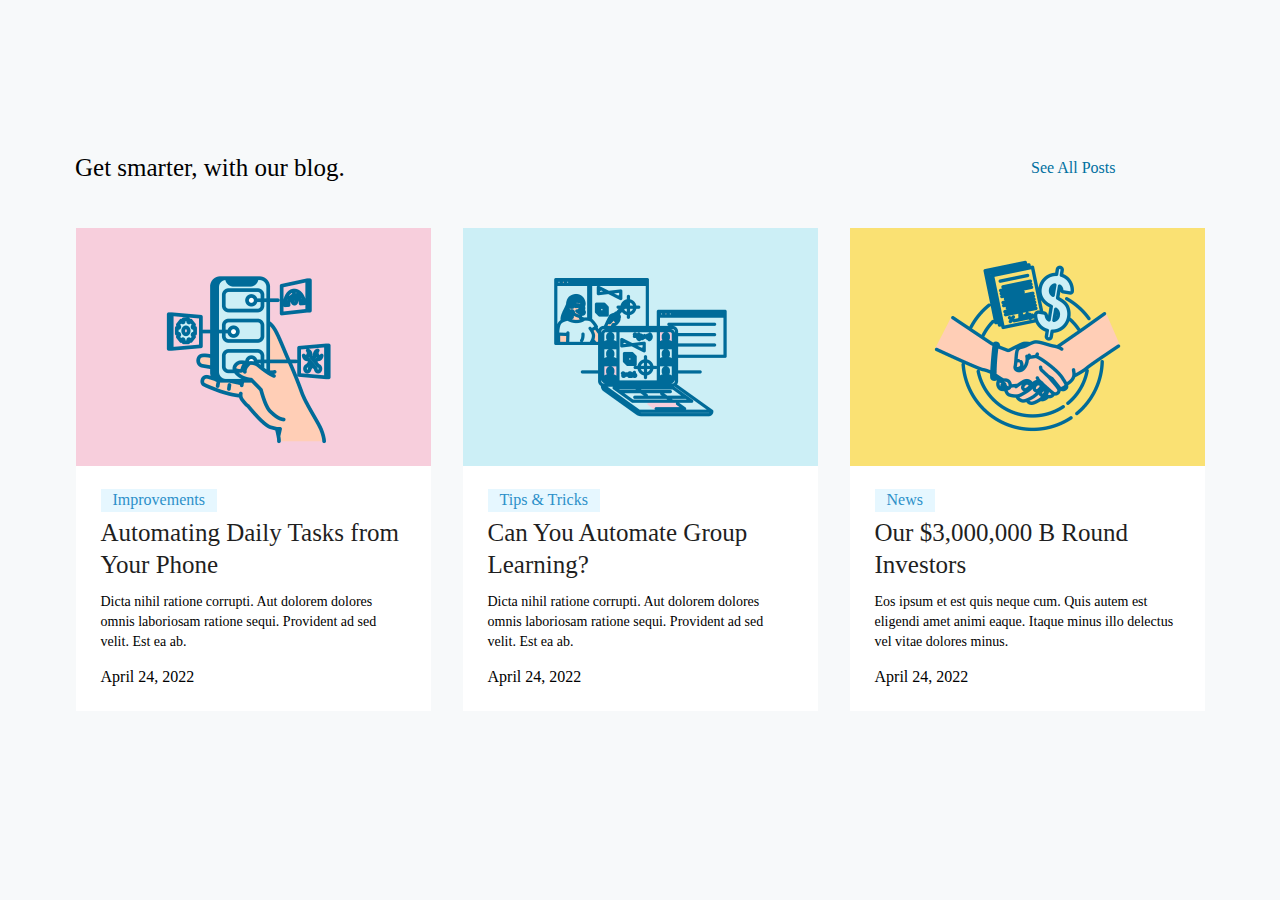
<file: lesson-3/index.html>
<!DOCTYPE html>
<html lang="en">
<head>
    <meta charset="UTF-8">
    <title>Title</title>
    <link href="style.css" rel="stylesheet" type="text/css">
</head>
<body>
<section class="container">
    <div class="container-card">
        <div class="card-header">
            <h1 class="card-title">Get smarter, with our blog.</h1>
            <a class="link-header" href="#">See All Posts</a>
        </div>
        <div class="cards">
            <div class="card-content">
                <img src="image/IMAGE.webp" class="box__img" alt="box img">
                <div class="card-text">
                    <a class="link-content-text" href="#">Improvements</a>
                    <h2 class="card-text__title">Automating Daily Tasks from Your Phone</h2>
                    <p class="card-text__text">Dicta nihil ratione corrupti. Aut dolorem dolores omnis laboriosam
                        ratione sequi. Provident ad sed velit. Est ea ab.</p>
                    <time datetime="2022-04-24">April 24, 2022</time>
                </div>
            </div>
            <div class="card-content">
                <img src="image/IMAGE-1.webp" class="box__img" alt="box img">
                <div class="card-text">
                    <a class="link-content-text" href="#">Tips & Tricks</a>
                    <h2 class="card-text__title">Can You Automate Group Learning?</h2>
                    <p class="card-text__text">Dicta nihil ratione corrupti. Aut dolorem dolores omnis laboriosam
                        ratione sequi. Provident ad sed velit. Est ea ab.</p>
                    <time datetime="2022-04-24">April 24, 2022</time>
                </div>
            </div>
            <div class="card-content">
                <img src="image/IMAGE-2.webp" class="box__img" alt="box img">
                <div class="card-text">
                    <a class="link-content-text" href="#">News</a>
                    <h2 class="card-text__title">Our $3,000,000 B Round Investors</h2>
                    <p class="card-text__text">Eos ipsum et est quis neque cum. Quis autem est eligendi amet animi
                        eaque. Itaque minus illo delectus vel vitae dolores minus.</p>
                    <time datetime="2022-04-24">April 24, 2022</time>
                </div>
            </div>
        </div>
    </div>
</section>
</body>
</html>
</file>
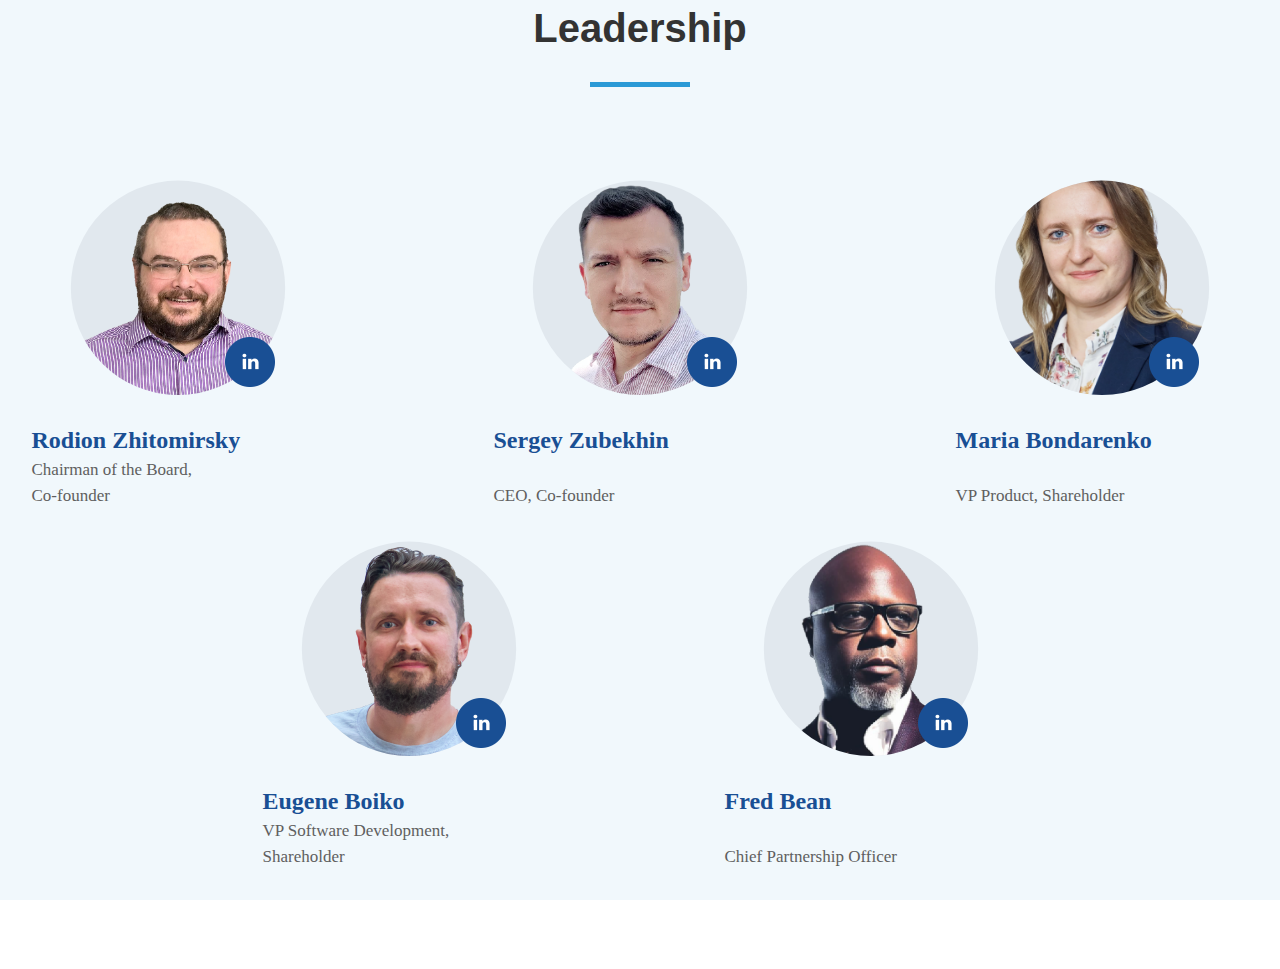
<file: lesson-4/index.html>
<!DOCTYPE html>
<html lang="en">
<head>
    <meta charset="UTF-8">
    <title>Title</title>
    <link href="style.css" rel="stylesheet" type="text/css">
</head>
<body>
<section class="container">
    <div class="header">
        <h1 class="container-title">Leadership</h1>
        <hr class="container-hr">
    </div>
    <div class="container-cards">
        <div class="card-top">
            <ul class="card">
                <li class="card__item-top">
                    <img src="img/Group%20134116.png" class="card__image">
                    <div style="background-image: url('./img/1.1.webp');" class="card__item-profile"></div>
                    <p class="card__name">Rodion Zhitomirsky</p>
                    <span class="card__status">Chairman of the Board, </br>Co-founder</span>
                </li>
                <li class="card__item-top">
                    <img src="img/Group%20134116.png" class="card__image">
                    <div style="background-image: url('./img/11.2.webp');" class="card__item-profile"></div>
                    <p class="card__name">Sergey Zubekhin</p>
                    <span class="card__status">CEO, Co-founder</span>
                </li>
                <li class="card__item-top">
                    <img src="img/Group%20134116.png" class="card__image">
                    <div style="background-image: url('./img/11.3.webp');" class="card__item-profile"></div>
                    <p class="card__name">Maria Bondarenko</p>
                    <span class="card__status">VP Product, Shareholder</span>
                </li>
            </ul>
        </div>
        <div class="card-bottom">
            <ul class="card">
                <li class="card__item-top">
                    <img src="img/Group%20134116.png" class="card__image">
                    <div  style="background-image: url('./img/11.4.webp')" class="card__item-profile"></div>
                    <p class="card__name">Eugene Boiko</p>
                    <span class="card__status">VP Software Development, Shareholder</span>
                </li>
                <li class="card__item-top">
                    <img src="img/Group%20134116.png" class="card__image">
                    <div style="background-image: url('./img/11.5.webp');" class="card__item-profile"></div>
                    <p class="card__name">Fred Bean</p>
                    <span class="card__status">Chief Partnership Officer</span>
                </li>
            </ul>
        </div>
    </div>
</section>
</body>
</html>
</file>
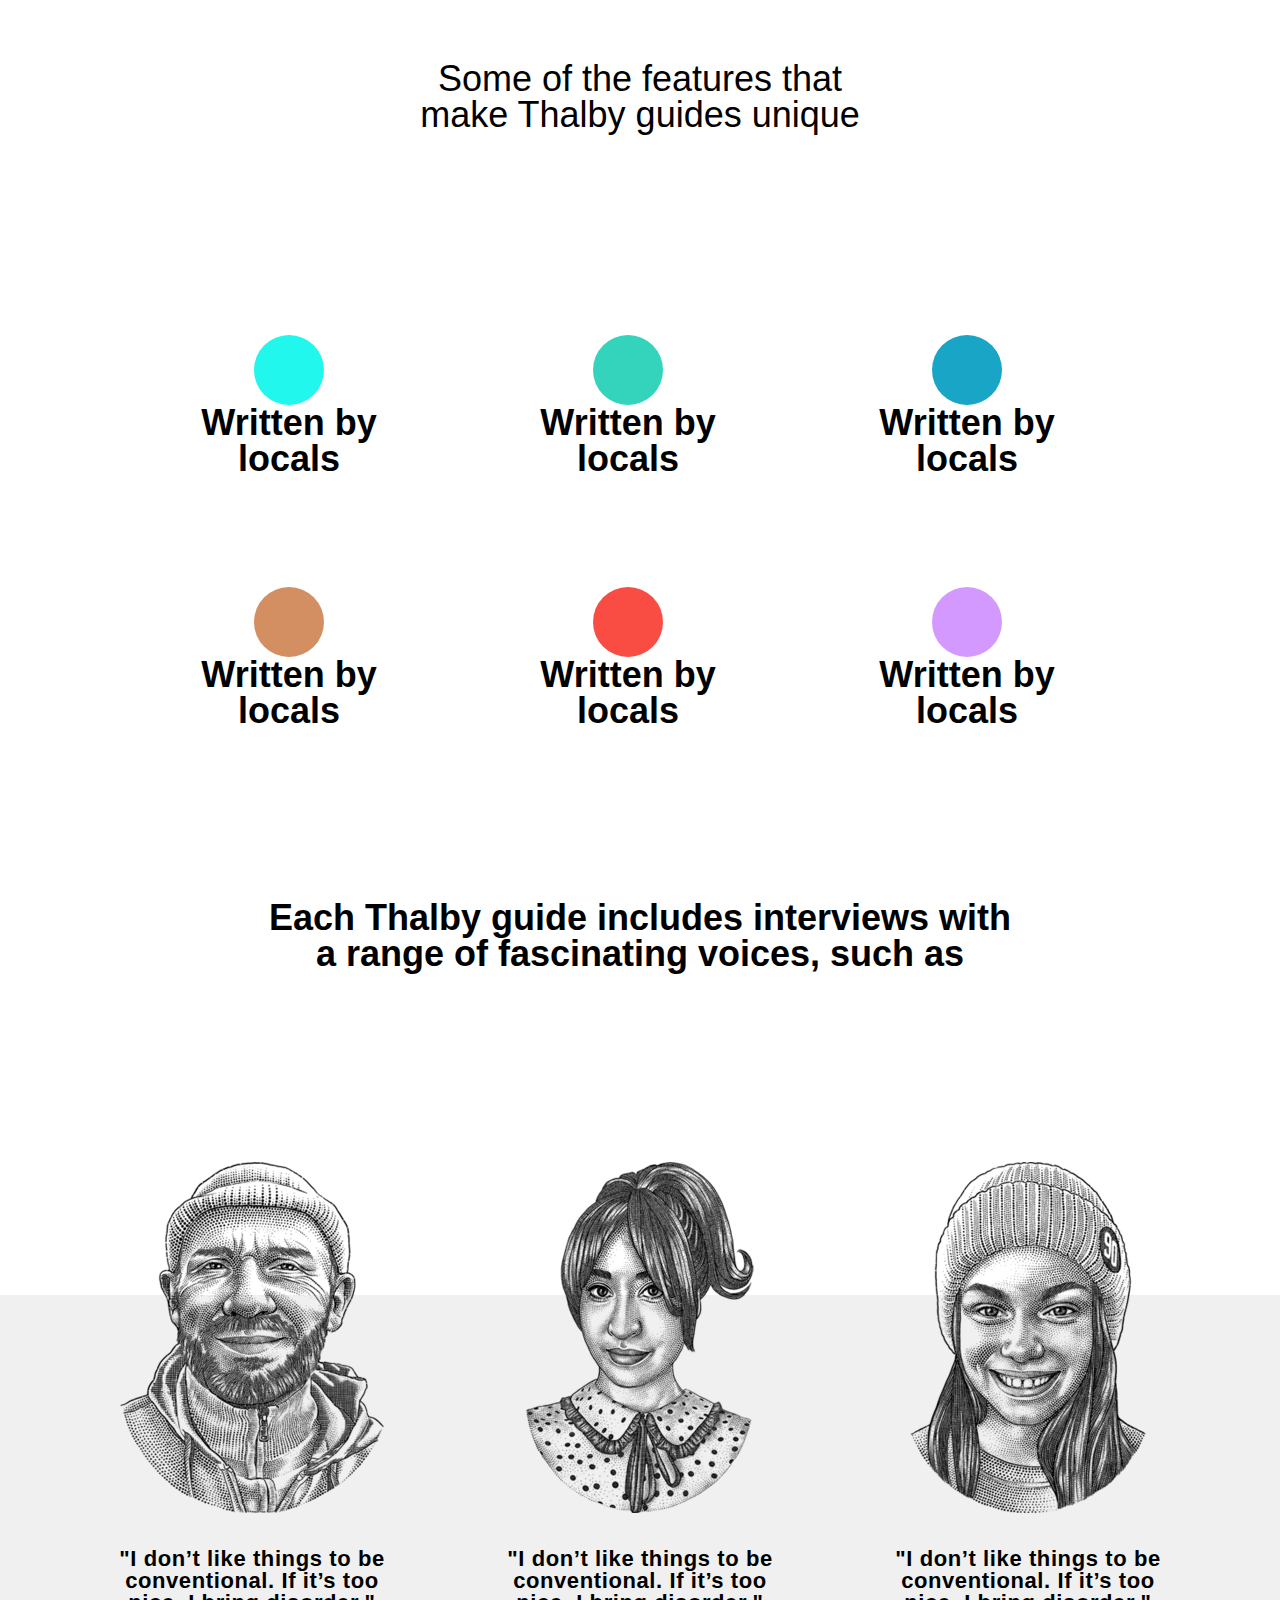
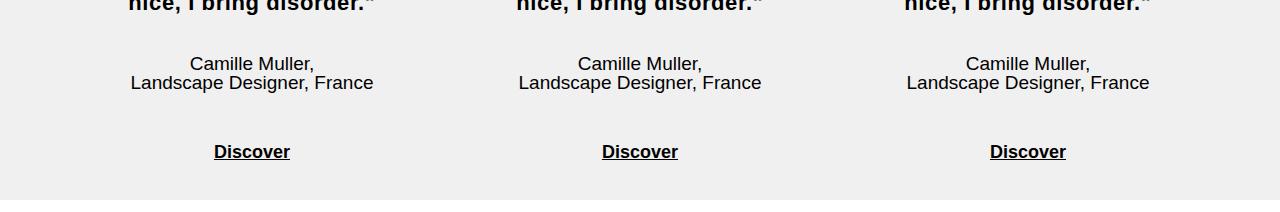
<file: lesson-5/index.html>
<!DOCTYPE html>
<html lang="en">
<head>
    <meta charset="UTF-8">
    <title>Title</title>
    <link href="style.css" rel="stylesheet" type="text/css">
</head>
<body>
<section class="container">
    <h1 class="container-title">Some of the features that <br>make Thalby guides unique</h1>
    <div class="container-indicators">
        <div class="indicator-top">
        <div class="circle-indicator">
            <div style="background: rgb(33, 247, 236);" class="circle"></div>
            <span class="circle-text">Written by <br>locals</span>
        </div>
        <div class="circle-indicator">
            <div style="background: rgb(51, 211, 188);" class="circle"></div>
            <span class="circle-text">Written by <br>locals</span>
        </div>
        <div class="circle-indicator">
            <div style="background: rgb(24, 165, 198);" class="circle"></div>
            <span class="circle-text">Written by <br>locals</span>
        </div>
        </div>
        <div class="indicator-bottom">
        <div class="circle-indicator">
            <div style="background: rgb(211, 143, 98);" class="circle"></div>
            <span class="circle-text">Written by <br>locals</span>
        </div>
        <div class="circle-indicator">
            <div style="background: rgb(249, 76, 67);" class="circle"></div>
            <span class="circle-text">Written by <br>locals</span>
        </div>
        <div class="circle-indicator">
            <div style="background: rgb(211, 153, 255);" class="circle"></div>
            <span class="circle-text">Written by <br>locals</span>
        </div>
        </div>
    </div>
</section>
<section class="box-shadow">
<div class="image">
        <h1 class="image-title">Each Thalby guide includes interviews with <br>a range of fascinating voices, such as</h1>
    <div class="image-container">
        <div class="image-cards">
            <img class="image-img" src="image/Rectangle%20(1).png">
            <h2 class="title-card">"I don’t like things to be conventional. If it’s too nice, I bring disorder."</h2>
            <p class="image-text">Camille Muller, <br>Landscape Designer, France</p>
            <span class="image-span">Discover</span>
        </div>
        <div class="image-cards">
            <img class="image-img" src="image/Rectangle%20(2).png">
            <h2 class="title-card">"I don’t like things to be conventional. If it’s too nice, I bring disorder."</h2>
            <p class="image-text">Camille Muller, <br>Landscape Designer, France</p>
            <span class="image-span">Discover</span>
        </div>
        <div class="image-cards">
            <img class="image-img" src="image/Rectangle%20(3).png">
            <h2 class="title-card">"I don’t like things to be conventional. If it’s too nice, I bring disorder."</h2>
            <p class="image-text">Camille Muller, <br>Landscape Designer, France</p>
            <span class="image-span">Discover</span>
        </div>
    </div>
</div>
</section>
</body>
</html>
</file>
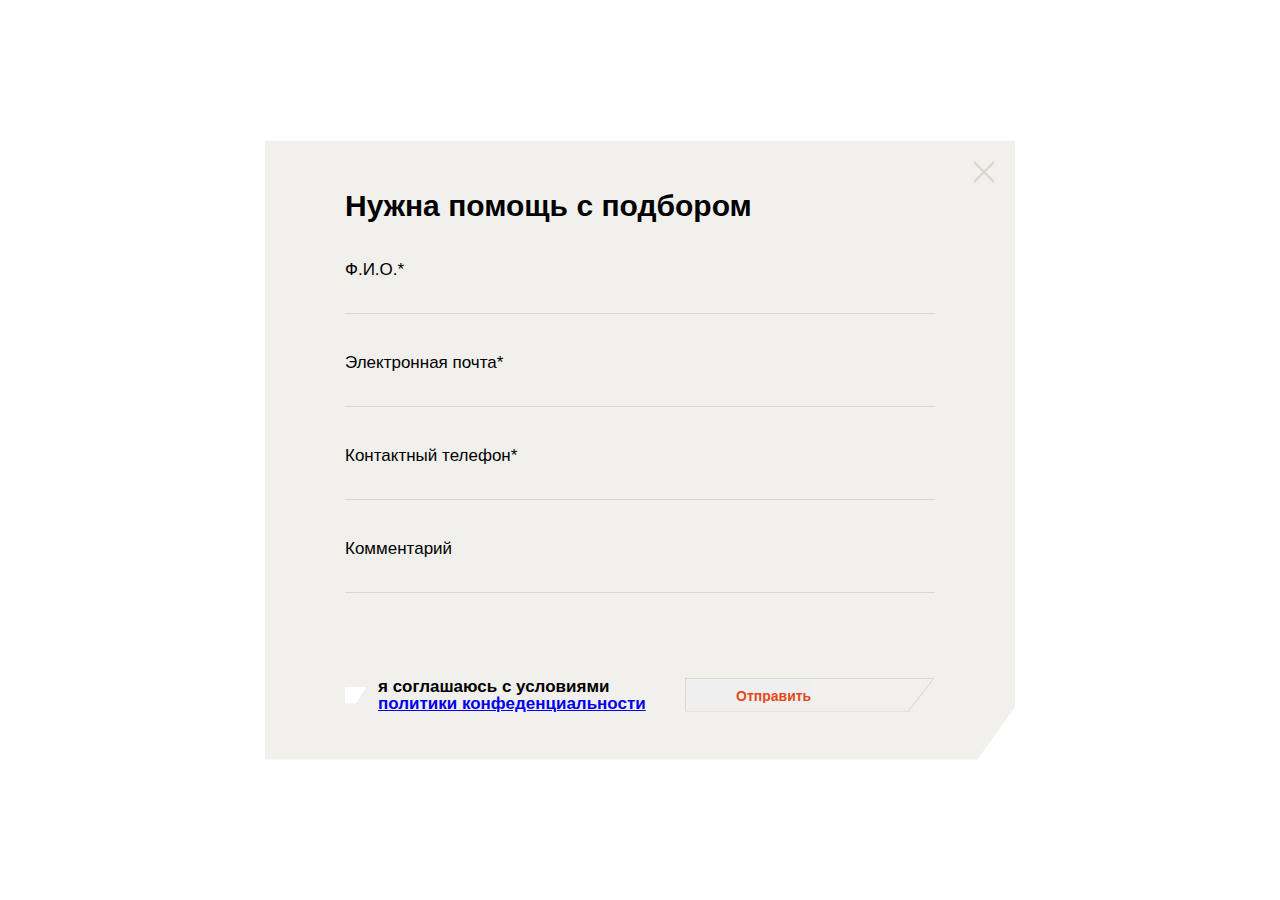
<file: lesson-6/index.html>
<!DOCTYPE html>
<html lang="en">
<head>
    <meta charset="UTF-8">
    <title>Title</title>
    <link href="style.css" rel="stylesheet" type="text/css">
</head>
<body>
<section class="box">
    <div class="box-help">
        <h2 class="task">Нужна помощь с подбором</h2>
        <a href="#"><img src="img/img.png" class="image" alt="Закрыть"></a>
        <form class="box-info">
            <div class="group-item">
                <label class="group-item-label">Ф.И.О.*</label>
        <input type="text" name="user-name" class="name">
            </div>
            <div class="group-item">
                <label class="group-item-label">Электронная почта*</label>
        <input type="email" name="user-email" class="email">
            </div>
            <div class="group-item">
                <label class="group-item-label">Контактный телефон*</label>
        <input type="tel" maxlength="15" name="user-tel" class="tel">
            </div>
            <div class="group-item">
                <label class="group-item-label">Комментарий</label>
                <input type="text" name="text-comments" class="comments">
            </div>
            <div class="group">
            <label class="checkbox-item">
                <input type="checkbox" name="checkbox" class="checkbox">
                <span class="group-item-checkbox">я соглашаюсь с условиями <a href="#">политики конфеденциальности</a></span>
            </label>
                <div class="button-item">
                    <input type="submit" value="Отправить" class="submit">
                </div>
            </div>
        </form>
        </div>
</section>
</body>
</html>
</file>
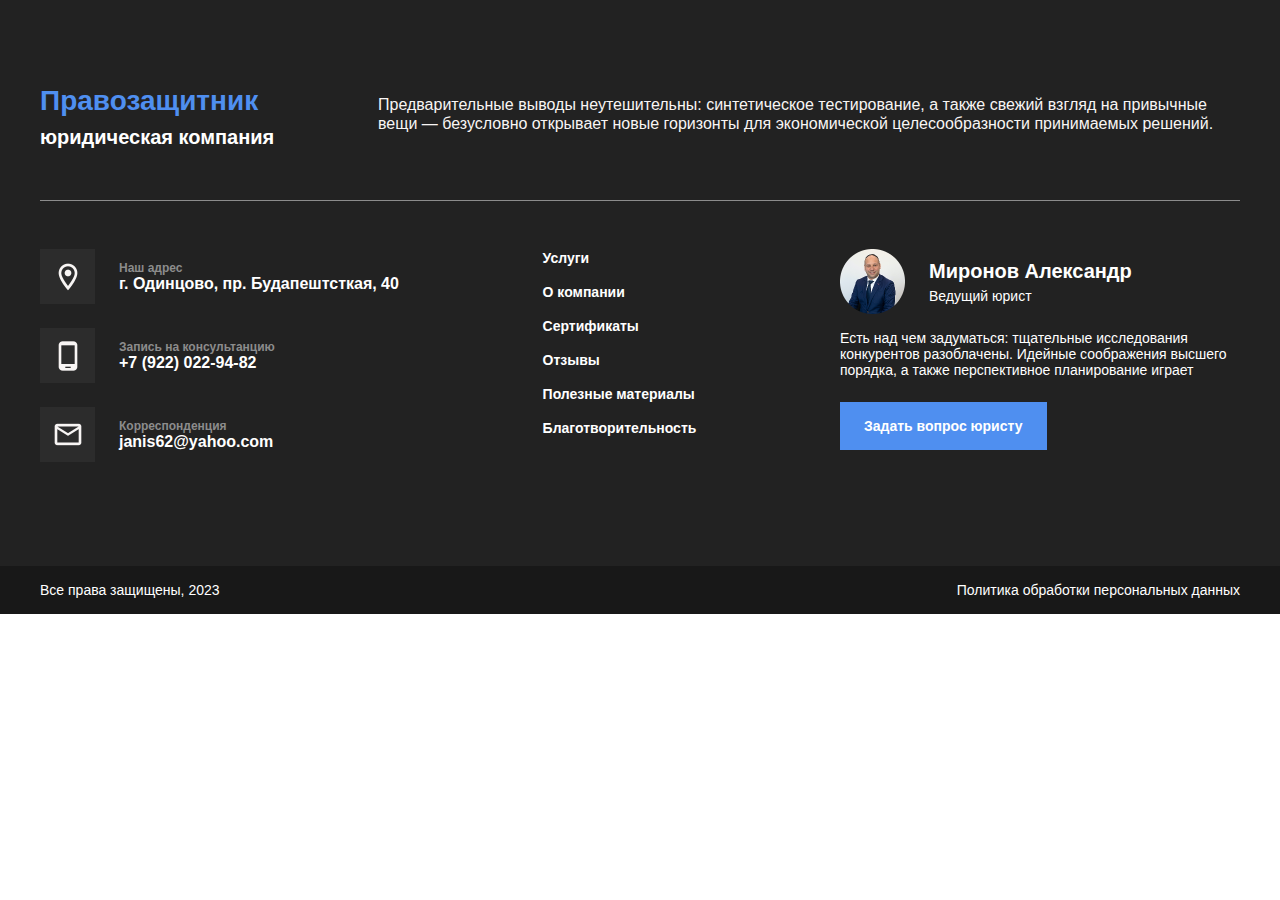
<file: lesson-7/index.html>
<!DOCTYPE html>
<html lang="en" xmlns="http://www.w3.org/1999/html">
<head>
    <meta charset="UTF-8">
    <title>Title</title>
    <link href="style.css" rel="stylesheet" type="text/css">
    <meta name="viewport" content="width=device-width, initial-scale=1.0">
</head>
<body>
<section class="footer">
    <div class="container">
    <div class="preview">
        <div class="preview-title">
            <span class="preview__title-top">Правозащитник</span>
            <span class="preview__title-bottom">юридическая компания</span>
        </div>
        <p class="preview__text">Предварительные выводы неутешительны: синтетическое тестирование,
            а также свежий взгляд на привычные вещи — безусловно открывает новые горизонты
            для экономической целесообразности принимаемых решений.</p>
    </div>
    <hr>
    <div class="main">
        <div class="main__left">
            <div class="main__left-top">
            <img class="img" src="img/иконка.png" alt="">
            <div class="main__left-address">
                <span class="main__left-tittle">Наш адрес</span>
                <p class="main__left-text">г. Одинцово, пр. Будапештсткая, 40</p>
            </div>
            </div>
            <div class="main__left-top">
                <img class="img" src="img/иконка-1.png" alt="">
                <div class="main__left-address">
                    <span class="main__left-tittle">Запись на консультанцию</span>
                    <p class="main__left-text">+7 (922) 022-94-82</p>
                </div>
            </div>
            <div class="main__left-top">
                <img class="img" src="img/иконка-2.png" alt="">
                <div class="main__left-address">
                    <span class="main__left-tittle">Корреспонденция</span>
                    <p class="main__left-text">janis62@yahoo.com</p>
                </div>
            </div>
        </div>
        <div class="main__center">
            <ul>
                <li><a class="main__center-item" href="#">Услуги</a></li>
                <li><a class="main__center-item" href="#">О компании</a></li>
                <li><a class="main__center-item" href="#">Сертификаты</a></li>
                <li><a class="main__center-item" href="#">Отзывы</a></li>
                <li><a class="main__center-item" href="#">Полезные материалы</a></li>
                <li><a class="main__center-item" href="#">Благотворительность</a></li>
            </ul>
        </div>
        <div class="main__right">
            <div class="main__right-info">
                    <img class="main__right-img" src="img/avatar.png" alt="">
                    <div class="main__right-info-text">
                        <span class="main__right-info-top">Миронов Александр</span>
                        <span class="main__right-info-bottom">Ведущий юрист</span>
                    </div>
            </div>
            <p class="main__right-text">Есть над чем задуматься: тщательные исследования конкурентов разоблачены.
                Идейные соображения высшего порядка, а также перспективное планирование играет </p>
            <input type="submit" value="Задать вопрос юристу" class="submit">
        </div>
    </div>
    </div>
    <div class="main__footer">
        <span class="main__footer-text">Все права защищены, 2023</span>
        <span class="main__footer-text">Политика обработки персональных данных</span>
    </div>
</section>
</body>
</html>
</file>
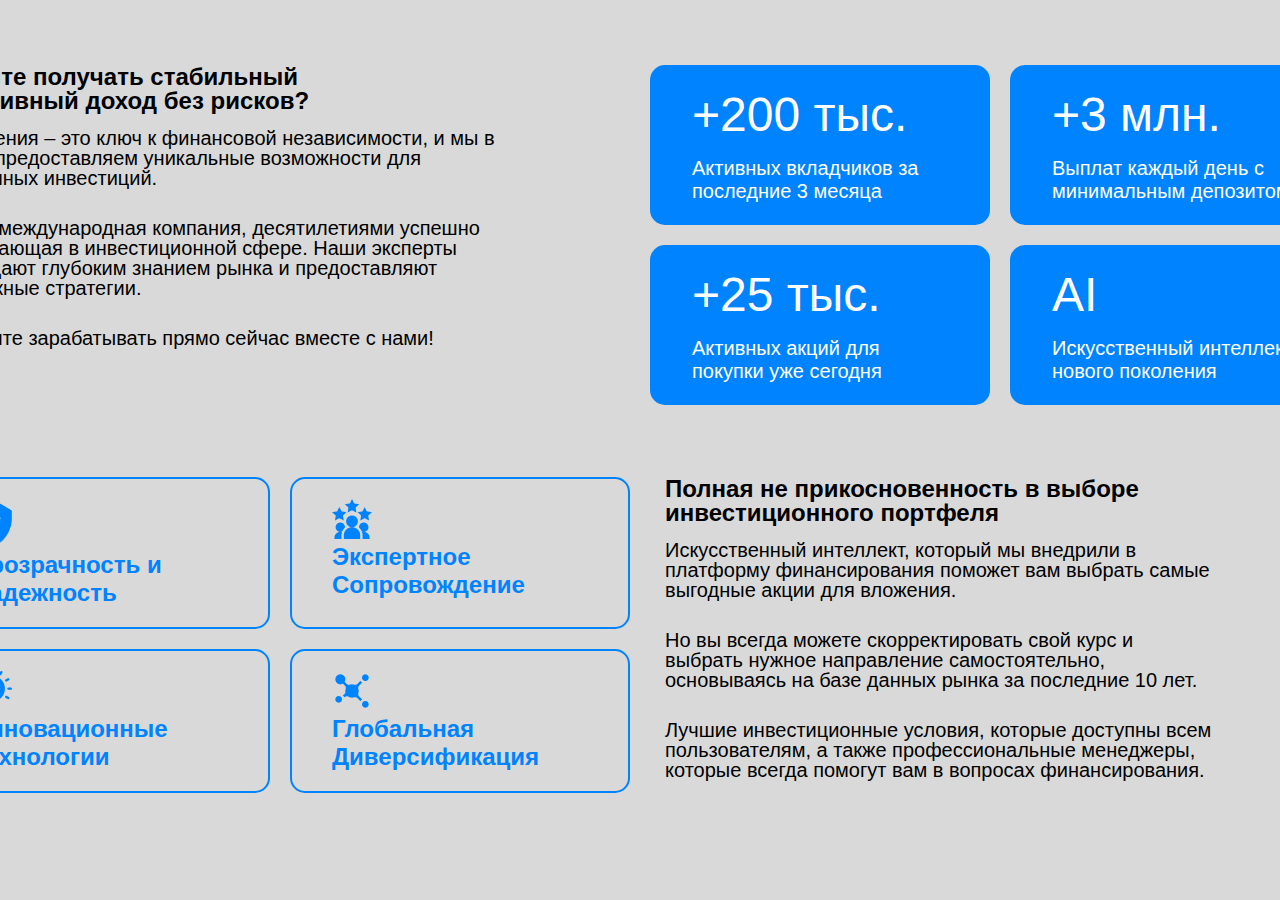
<file: lesson-8/index.html>
<!DOCTYPE html>
<html lang="en">
<head>
    <meta charset="UTF-8">
    <title>Title</title>
    <link href="style.css" rel="stylesheet" type="text/css">
</head>
<body>
<section class="container">
    <div class="box-top">
        <div class="box-top__preview">
            <p class="box-tittle">Хотите получать стабильный пассивный доход без рисков?</p>
            <p class="box-text">Вложения – это ключ к финансовой независимости,
                и мы в Meta предоставляем уникальные возможности для успешных инвестиций.</p>
            <p class="box-text">Мы – международная компания, десятилетиями успешно работающая в инвестиционной сфере.
                Наши эксперты обладают глубоким знанием рынка и предоставляют надежные стратегии.</p>
            <p class="box-text">Начните зарабатывать прямо сейчас вместе с нами!</p>
        </div>
        <div class="box-top__statistics">
            <span class="box-top__information">+200 тыс.</span>
            <p class="box-top__text">Активных вкладчиков за последние 3 месяца</p>
        </div>
        <div class="box-top__statistics">
            <span class="box-top__information">+3 млн.</span>
            <p class="box-top__text">Выплат каждый день с минимальным депозитом</p>
        </div>
        <div class="box-top__statistics">
            <span class="box-top__information">+25 тыс.</span>
            <p class="box-top__text">Активных акций для покупки уже сегодня</p>
        </div>
        <div class="box-top__statistics">
            <span class="box-top__information">AI</span>
            <p class="box-top__text">Искусственный интеллект, нового поколения</p>
        </div>
    </div>
    <div class="box-bottom">
        <div class="box-bottom__info">
            <img class="image" src="img/1.png" alt="">
            <span class="box-bottom__information">Прозрачность и Надежность</span>
        </div>
        <div class="box-bottom__info">
            <img class="image" src="img/2.png" alt="">
            <span class="box-bottom__information">Экспертное Сопровождение</span>
        </div>
        <div class="box-bottom__info">
            <img class="image" src="img/3.png" alt="">
            <span class="box-bottom__information">Инновационные Технологии</span>
        </div>
        <div class="box-bottom__info">
            <img class="image" src="img/4.png" alt="">
            <span class="box-bottom__information">Глобальная Диверсификация</span>
        </div>
        <div class="box-bottom__preview">
            <p class="box-tittle">Полная не прикосновенность в выборе инвестиционного портфеля</p>
            <p class="box-text">Искусственный интеллект,
                который мы внедрили в платформу финансирования поможет вам выбрать самые выгодные акции для вложения.</p>
            <p class="box-text">Но вы всегда можете скорректировать свой курс и выбрать нужное направление самостоятельно,
                основываясь на базе данных рынка за последние
                10 лет.</p>
            <p class="box-text">Лучшие инвестиционные условия, которые доступны всем пользователям,
                а также профессиональные менеджеры, которые всегда помогут вам в вопросах финансирования.</p>
        </div>
    </div>
</section>
</body>
</html>
</file>
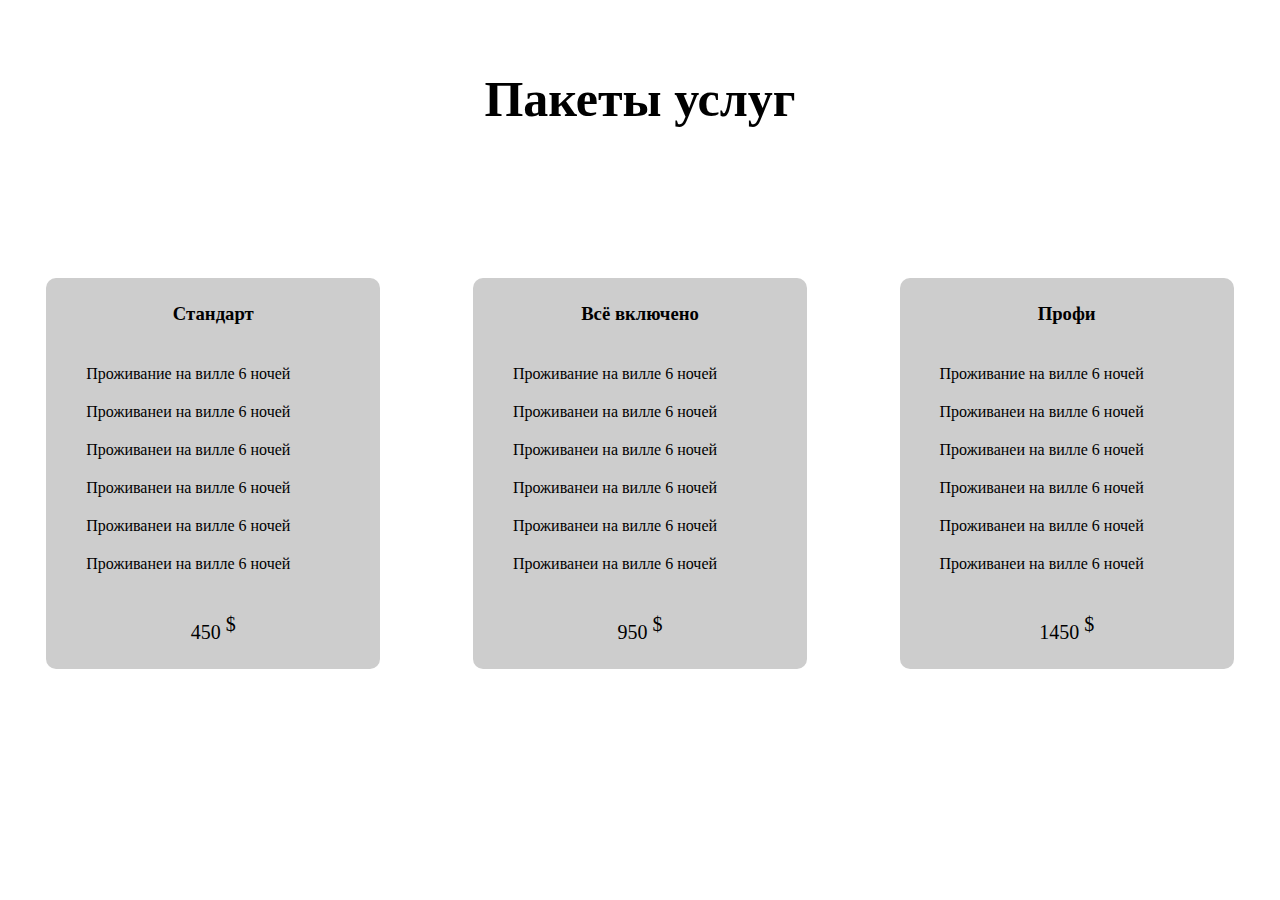
<file: lesson-1/dz 1.1.html>
<!DOCTYPE html>
<html lang="ru" xmlns="http://www.w3.org/1999/html">
<head>
    <meta charset="UTF-8">
    <title>Title</title>
    <link href="style.css" rel="stylesheet" type="text/css">
</head>
<body>
<section class="services">
    <h2>Пакеты услуг</h2>
    <div class="container">
        <div class="box">
            <h3>Стандарт</h3>
            <ul>
                <li>Проживание на вилле 6 ночей</li>
                <li>Проживанеи на вилле 6 ночей</li>
                <li>Проживанеи на вилле 6 ночей</li>
                <li>Проживанеи на вилле 6 ночей</li>
                <li>Проживанеи на вилле 6 ночей</li>
                <li>Проживанеи на вилле 6 ночей</li>
            </ul>
            <span class="price">450 <sup>$</sup></span>
        </div>
        <div class="box">
            <h3>Всё включено</h3>
            <ul>
                <li>Проживание на вилле 6 ночей</li>
                <li>Проживанеи на вилле 6 ночей</li>
                <li>Проживанеи на вилле 6 ночей</li>
                <li>Проживанеи на вилле 6 ночей</li>
                <li>Проживанеи на вилле 6 ночей</li>
                <li>Проживанеи на вилле 6 ночей</li>
            </ul>
            <span class="price">950 <sup>$</sup></span>
        </div>
        <div class="box">
            <h3>Профи</h3>
            <ul>
                <li>Проживание на вилле 6 ночей</li>
                <li>Проживанеи на вилле 6 ночей</li>
                <li>Проживанеи на вилле 6 ночей</li>
                <li>Проживанеи на вилле 6 ночей</li>
                <li>Проживанеи на вилле 6 ночей</li>
                <li>Проживанеи на вилле 6 ночей</li>
            </ul>
            <span class="price">1450 <sup>$</sup></span>
        </div>
    </div>
</section>
</body>
</html>
</file>
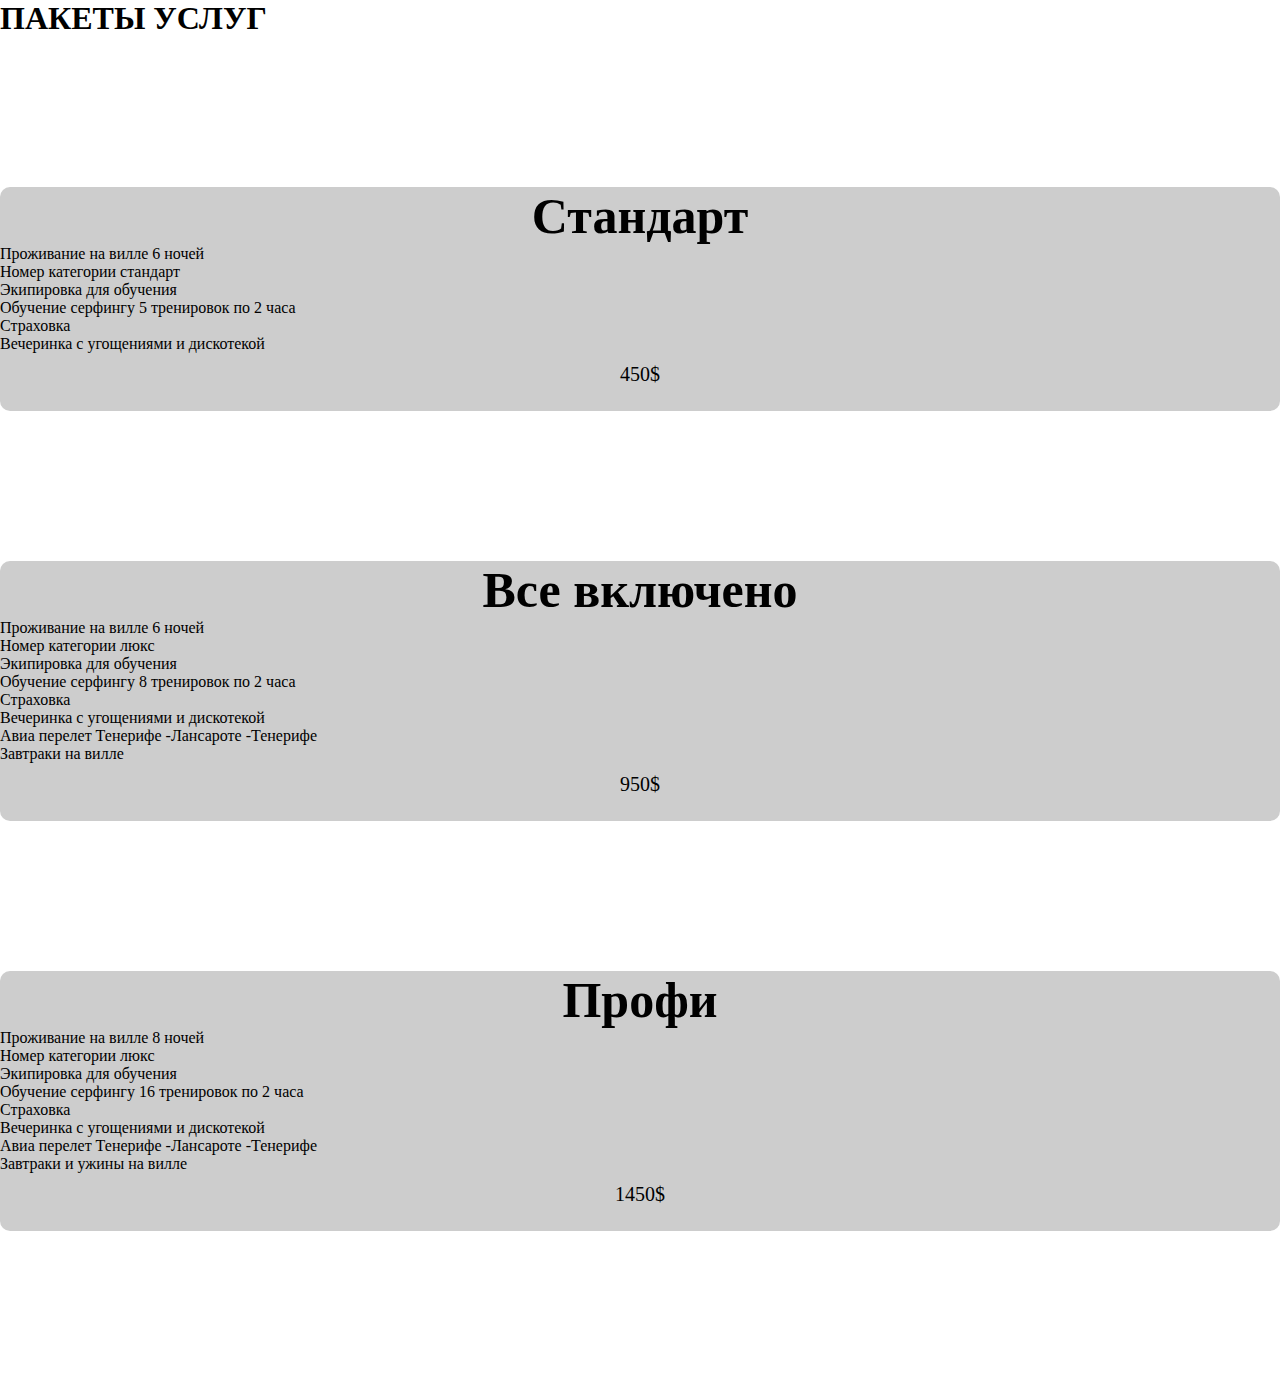
<file: lesson-1/Dz №1.html>
<!DOCTYPE html>
<html lang="en">
<head>
    <meta charset="UTF-8">
    <title>Title</title>
    <link href="style.css" rel="stylesheet" type="text/css">
</head>
<body>

<header class="header">
    <h1> ПАКЕТЫ УСЛУГ </h1>
</header>
<main class="content">
    <section class="section">
        <div class="box">
            <header class="header-box">
                <h2>Стандарт</h2>
            </header>
            <div class="box-content">
                <p class="content-text">Проживание на вилле 6 ночей</p>
                <p class="content-text">Номер категории стандарт</p>
                <p class="content-text">Экипировка для обучения</p>
                <p class="content-text">Обучение серфингу 5 тренировок по 2 часа</p>
                <p class="content-text">Страховка</p>
                <p class="content-text">Вечеринка с угощениями и дискотекой</p>
                <p></p>
            </div>
            <footer class=price>
                <div>450$</div>
            </footer>
        </div>
        <div class="box">
            <header class="header-box">
                <h2>Все включено</h2>
            </header>
            <div class="box-content">
                <p class="content-text">Проживание на вилле 6 ночей</p>
                <p class="content-text">Номер категории люкс</p>
                <p class="content-text">Экипировка для обучения</p>
                <p class="content-text">Обучение серфингу 8 тренировок по 2 часа</p>
                <p class="content-text">Страховка</p>
                <p class="content-text">Вечеринка с угощениями и дискотекой</p>
                <p class="content-text">Авиа перелет Тенерифе -Лансароте -Тенерифе</p>
                <p class="content-text">Завтраки на вилле</p>
            </div>
            <footer class=price>
                <div>950$</div>
            </footer>
        </div>
        <div class="box">
            <header class="header-box">
                <h2>Профи</h2>
            </header>
            <div class="box-content">
                <p class="content-text">Проживание на вилле 8 ночей</p>
                <p class="content-text">Номер категории люкс</p>
                <p class="content-text">Экипировка для обучения</p>
                <p class="content-text">Обучение серфингу 16 тренировок по 2 часа</p>
                <p class="content-text">Страховка</p>
                <p class="content-text">Вечеринка с угощениями и дискотекой</p>
                <p class="content-text">Авиа перелет Тенерифе -Лансароте -Тенерифе</p>
                <p class="content-text">Завтраки и ужины на вилле</p>
            </div>
            <footer class=price>
                <div>1450$</div>
            </footer>
        </div>
    </section>

</main>
<!--<footer class="footer">-->
<!--</footer>-->


</body>
</html>
</file>
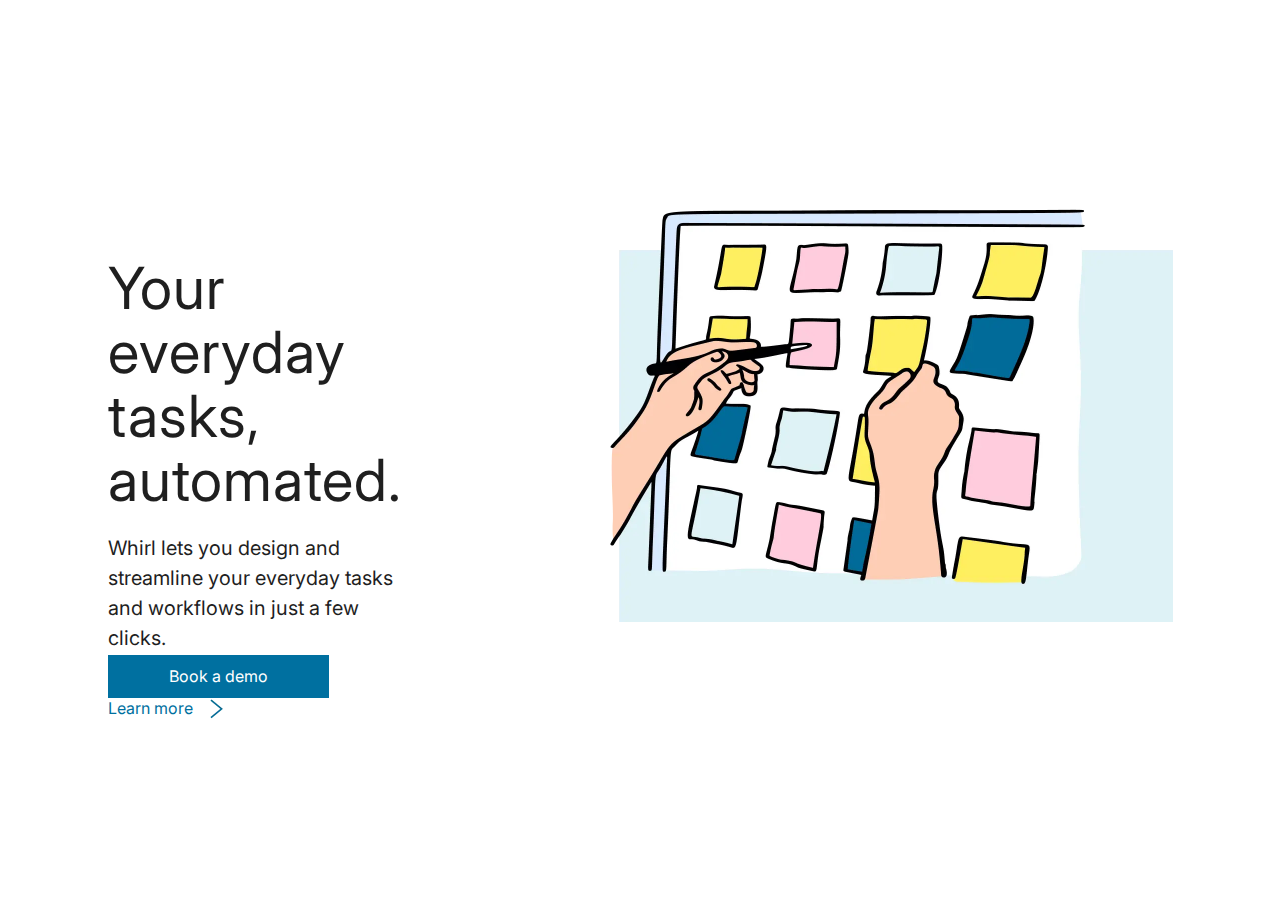
<file: lesson-2/dz 2.html>
<!DOCTYPE html>
<html lang="en" xmlns="http://www.w3.org/1999/html">
<head>
    <meta charset="UTF-8">
    <title>Title</title>
    <link href="style.css" rel="stylesheet" type="text/css">
    <link rel="preconnect" href="https://fonts.googleapis.com">
    <link rel="preconnect" href="https://fonts.gstatic.com" crossorigin>
    <link href="https://fonts.googleapis.com/css2?family=Inter:ital,opsz,wght@0,14..32,100..900;1,14..32,100..900&display=swap" rel="stylesheet">
</head>
<body>
<section class="container">
    <div class="box">
        <img src="image/IMAGE.webp" class="box__img" alt="box img">
        <div class="box__content">
            <h3 class="box-content__title">Your everyday tasks, <br>automated.</h3>
            <p class="box-content__text">Whirl lets you design and streamline your
                everyday tasks and workflows in just a few clicks.</p>
            <a class="box-content__link-book" href="#">Book a demo</a>
            <a class="box-content__link-learn" href="#"><span>Learn more</span> <img src="image/1111.webp" class="box__image" alt="box image"></a>
        </div>
    </div>
</section>
</body>
</html>
</file>
<file: lesson-3/style.css>
* {
    box-sizing: border-box;
    margin: 0;
    padding: 0;
    border: 0;
    outline: 0;
}
@font-face {
    font-family: 'Fraunces', 'Inter', 'sans-serif';
    src: url('fonts/Fraunces_72pt-Regular.ttf'),
    url('fonts/Inter_18pt-Regular.ttf');
}
a {
    text-decoration: none;
}
.card-header {
    display: flex;
    justify-content: space-between;
}
.container {
    background: rgba(247, 249, 250);
    height: 100vh;
    display: flex;
    justify-content: center;
    align-items: center;
    padding: 80px calc(50% - 615px);
}
.container-card {
    height: 587px;
    width: 1230px;
}
.card-header {
    display: flex;
    align-items: center;
    justify-content: space-between;
    padding: 1.36px 50px 18.36px;
}
.card-content {
    width: 355px;
    display: flex;
    flex-direction: column;
}
.card-content:not( :last-child) {
    margin-right: 32px;
}
.box__img {
    width: 355px;
}
.link-header {
    display: flex;
    align-items: center;
    color: rgb(0, 112, 160);
    width: 174px;
}
.cards {
    display: flex;
    justify-content: center;
    align-items: flex-start;
    padding-top: 32px;
}
.card-text {
    padding: 25px;
    background: #fff;
}
.card-title {
    font: 400 25px/20px 'Inter';
}
.card-text__title {
    font: 400 25px/32px 'Fraunces';
    color: rgb(31, 31, 31);
    padding-top: 8px;
}
.card-text__text {
    font: 400 14px/20px 'Inter';
    padding-top: 11px;
}
time {
    display: flex;
    padding-top: 16px;
}
.link-content-text {
    color: rgb(44, 144, 201);
    padding: 2px 12px 4px;
    background: rgb(230, 247, 255);
}
</file>
<file: lesson-4/style.css>
* {
    box-sizing: border-box;
    margin: 0;
    padding: 0;
    border: 0;
    outline: 0;
}
@font-face {
    font-family: 'OpenSans', 'sans-serif';
    src: url('fonts/OpenSans-Regular.ttf');
}
li{
    list-style: none;
}
.container{
    display: flex;
    background: rgb(241, 248, 252);
    height: 100vh;
    flex-direction: column;
}
.container-cards{
    padding: 60px calc(50% - 508.5px) 100px;
    display: flex;
    justify-content: center;
    align-items: center;
    flex-direction: column;
}
h1{
    text-align: center;
    color: rgb(51, 51, 51);
    font: 600 40px/140% 'Open Sans', sans-serif;
}
.container-hr{
    border-bottom: 5px solid rgb(43, 154, 214);
    padding-bottom: 26px;
    width: 100px;
    height: 4px;
    margin: 0 auto;
}
.card{
    display: flex;
}
.card__item-top{
    margin-right: 169px;
    width: 293px;
    height: 361px;
    justify-content: space-between;
    position: relative;
}
.card__item-profile {
    background-size: cover;
    height: 100%;
    width: 100%;
    clip-path: circle(32.6% at 50% 39%);
    background-color: rgba(225, 232, 238, 1);
    position: relative;
}
.card__item-bottom{
    padding: 78px calc(50% - 308px) 146px;
    margin-right: 169px;
    width: 235px;
    justify-content: center;
    margin-top: auto;
}
.card__img{
    width: 220px;
    display: flex;
    justify-content: center;
    align-items: center;
}
.cards{
    display: flex;
    justify-content: center;
    align-items: center;
}
.card__name{
    padding-top: 24px;
    font: 700 24px/140% 'OpenSans', 'sans-serif';
    color: rgb(25, 79, 148);
    position: absolute;
    bottom: 50px;
}
.card__status{
    font: 400 17px/150% 'OpenSans', 'sans-serif';
    color: rgb(95, 95, 95);
    max-width: 215px;
    position: absolute;
    bottom: 0;
}
.card__item-top:last-child {
    margin-right: 0;
}
.card__item-bottom:last-child {
    margin-right: 0;
}
.card__image{
    width: 50px;
    position: absolute;
    top: 190px;
    right: 50px;
    z-index: 10;
}
.card-test{
    position: relative;
}
.card__img-back{
    width: 220px;
    position: absolute;
    z-index: -1;
}
.card__item-top:hover {
    .card__item-profile {
        clip-path: none;
    }
}
</file>
<file: lesson-5/style.css>
* {
    box-sizing: border-box;
    margin: 0;
    padding: 0;
    border: 0;
    outline: 0;
}
@font-face {
    font-family: 'Roboto', 'sans-serif';
    src: url('fonts/Roboto_Condensed-Black.ttf');
}
.container {
    display: flex;
    justify-content: space-evenly;
    height: 100vh;
    flex-direction: column;
    margin: 0 80px;
}
.container-title{
    text-align: center;
    font: 400 36px/100% 'Roboto', sans-serif;
    color: rgb(0, 0, 0);
    padding-bottom: 70px;
}
.container-indicators{
    display: flex;
    flex-direction: column;
    justify-content: center;
    align-items: center;
    padding: 70px calc(50% - 544px) 0;
}
.circle{
    width: 70px;
    height: 70px;
    border-radius: 35px;
    margin: 0 auto;
}
.circle-indicator{
    width: 339px;
    justify-content: center;
    align-items: center;
    text-align: center;
    padding: 0 24px 110px 0;
}
.circle-text{
    font: 700 36px/100% 'Roboto', sans-serif;
    color: rgba(0, 0, 0, 1)
}
.indicator-top{
    display: flex;
}
.indicator-bottom{
    display: flex;
}
.image-title{
    text-align: center;
    font: 700 36px/100% 'Roboto', sans-serif;
    color: rgb(0, 0, 0);
}
.image{
    display: flex;
    justify-content: space-evenly;
    height: 100vh;
    flex-direction: column;
    margin: 0 80px;
}
.image-container{
    display: flex;
    justify-content: center;
    align-items: center;
    padding: 190px calc(50% - 582px) 51px;
}
.image-img{
    width: 288px;
    height: 351px;
}
.image-cards{
    display: flex;
    flex-direction: column;
    justify-content: space-between;
    max-width: 288px;
    text-align: center;
    margin-right: 100px;
}
.title-card{
    padding-top: 35px;
    font: 700 22px/100% 'Roboto', sans-serif;
    letter-spacing: .6px;
}
.image-text{
    font: 400 19px/100% 'Roboto', sans-serif;
    padding-top: 40px;
    color: rgb(0, 0, 0);
}
.image-span {
    padding-top: 51px;
    font: 700 18px/100% 'Roboto', sans-serif;
    color: rgb(0, 0, 0);
    text-decoration: underline;
}
.image-cards:last-child {
    margin-right: 0;
}
.box-shadow{
    box-shadow: inset 0px -505px 0 rgba(240, 240, 240, 1);
}
</file>
<file: lesson-6/style.css>
* {
    box-sizing: border-box;
    margin: 0;
    padding: 0;
    border: 0;
    outline: 0;
}
@font-face {
    font-family: 'Montserrat', 'sans-serif';
    src: url('font/Montserrat-Bold.ttf');
    src: url('font/Montserrat-Medium.ttf');
}
.box{
    width: 100%;
    height: 100vh;
    display: flex;
    justify-content: center;
    align-items: center;
}
.box-help {
    padding: 50px 80px 48px;
    background-color: rgb(241, 240, 237);
    width: 750px;
    position: relative;
    clip-path: polygon(100% 0, 100% 91.5%, 95% 100%, 0 100%, 0 0);
}
.box-info{
    display: flex;
    flex-direction: column;
    background-color: rgb(241, 240, 237);
}
.group-item{
    font: 500 17px/100% 'Montserrat', sans-serif;
    color: rgb(0, 0, 0);
    display: flex;
    flex-direction: column;
    input{
        background-color: rgb(241, 240, 237);
        border-bottom: 1px solid rgba(218, 214, 206, 1);
        padding-top: 20px;
    }
}
.group-item-label{
    padding-top: 40px;
}
.group{
    padding-top: 85px;
    display: flex;
    justify-content: space-between;
}
.group-item-checkbox{
    padding-left: 20px;
    font: 600 17px/100% 'Montserrat', sans-serif;
    color: rgb(0, 0, 0);
}
.submit{
    padding-left: 50px;
}
.task{
    font: 700 30px/100% 'Montserrat', sans-serif;
}
.checkbox-item{
    position: relative;
    display: flex;
    width: 320px;
}
.button-item{
    width: 250px;
    border: 1px solid rgb(218, 214, 206);
    clip-path: polygon(100% 0, 100% 0, 90% 100%, 0 100%, 0 0);
    position: relative;
    &::before{
        content: '';
        left: 150px;
        width: 194px;
        height: 1px;
        background: rgb(218, 214, 206);
        transform:rotate(-52deg);
        display: block;
        position: absolute;
        z-index: 1;
    }
}
.submit {
    font: 700 14px/100% 'Montserrat', sans-serif;
    color: rgb(229, 72, 29);
    padding-top: 10px;
    position: relative;
}
.checkbox{
    color: rgb(229, 72, 29);
}
.img{
    display: flex;
    justify-content: space-between;
}
.image{
    position: absolute;
    top: 20px;
    right: 20px;
    width: 22px;
    height: 22px;
}
.checkbox + .group-item-checkbox::before{
    content: '';
    position: absolute;
    left: 0;
    top: 9px;
    width: 22px;
    height: 17px;
    background-color: #fff;
    clip-path: polygon(0 0, 100% 0, 50% 100%, 0 100%);
}
.group-item-checkbox::after{
    content: '';
    width: 11px;
    height: 18px;
    position: absolute;
    left: 4px;
    top: 4px;
    background: center/cover url(img/_icons.png) no-repeat;
    opacity: 0;
}
.checkbox:checked + .group-item-checkbox::after{
    opacity: 1;
}
</file>
<file: lesson-7/style.css>
*{
    box-sizing: border-box;
    margin: 0;
    padding: 0;
    border: 0;
    outline: 0;
}
@font-face{
    font-family: 'NunitoSans', sans-serif;
    src: url(fonts/NunitoSans-VariableFont_YTLC,opsz,wdth,wght.ttf);
}
li{
    list-style: none;
    padding-bottom: 16px;
}
a{
    text-decoration: none;
}
.container{
    background: rgb(34, 34, 34);
    padding: 80px calc(50% - 600px);
}
.footer{
    background: rgb(34, 34, 34);
}
.preview{
    display: flex;
    justify-content: space-between;
}
hr{
    margin: 48px 0;
    border-top: 1px solid rgb(140, 140, 140);
}
.preview__title-top{
    font: 900 28px 'NunitoSans', sans-serif;
    color: rgb(79, 143, 240);
    letter-spacing: 0;
    line-height: 150%;
}
.preview__title-bottom{
    font: 900 20px 'NunitoSans', sans-serif;
    color: rgb(255, 255, 255);
    letter-spacing: 0;
    line-height: 150%;

}
.preview__text{
    font: 400 16px 'NunitoSans', sans-serif;
    color: rgb(248, 245, 244);
    padding: 15px 0;
    letter-spacing: 0;
    max-width: 862px;
    line-height: 120%;
}
.main__left{
    display: block;
}
.img{
    width: 55px;
    height: 55px;
}
.main__left-address{
    justify-content: center;
    display: flex;
    flex-direction: column;
    align-items: flex-start;
    padding-left: 24px;
}
.main{
    display: flex;
    justify-content: space-between;
}
.main__left-tittle{
    font: 700 12px 'NunitoSans', sans-serif;
    color: rgb(140, 140, 140);
}
.main__left-text{
    font: 700 16px 'NunitoSans', sans-serif;
    color: rgb(255, 255, 255);
}
.main__left-top{
    display: flex;
    padding-bottom: 24px;
}
.main__center-item{
    font: 700 14px 'NunitoSans', sans-serif;
    color: rgb(255, 255, 255);
}
.main__right-img{
    width: 65px;
    height: 65px;
}
.main__right-info{
    display: flex;
}
.main__right-info-text{
    justify-content: center;
    display: flex;
    flex-direction: column;
    align-items: flex-start;
    padding-left: 24px;
}
.main__right-info-top{
    font: 700 20px 'NunitoSans', sans-serif;
    color: rgb(255, 255, 255);
}
.main__right-info-bottom{
    font: 300 14px 'NunitoSans', sans-serif;
    color: rgb(255, 255, 255);
    padding-top: 5px;
}
.main__right-text{
    font: 400 14px 'NunitoSans', sans-serif;
    color: rgb(255, 255, 255);
    padding-top: 16px;
    max-width: 400px;
}
.submit{
    padding: 16px 24px;
    background: rgb(79, 143, 240);
    color: rgb(255, 255, 255);
    margin-top: 24px;
    font: 900 14px 'NunitoSans', sans-serif;
}
.main__footer{
    display: flex;
    justify-content: space-between;
    background: rgb(24, 24, 24);
    padding: 16px calc(50% - 600px);
}
.main__footer-text{
    font: 400 14px 'NunitoSans', sans-serif;
    color: rgb(255, 255, 255);
}
@media (max-width: 768px) {
    .preview__text {display: none}
    .main__center {display: none}
    .container{
        padding: 60px 70px;
    }
    .main__footer{
        padding: 16px 70px;
    }
    .preview-title{
        max-width: 300px;
    }
}
@media (max-width: 412px) {
    .preview__text {display: none}
    .main__center {display: none}
    .main__footer{
        display: block;
    }
    .main{
        display: block;
        padding: 0 28px;
    }
}
</file>
<file: lesson-8/style.css>
* {
    box-sizing: border-box;
    margin: 0;
    padding: 0;
    border: 0;
    outline: 0;
}
@font-face {
    font-family: 'Montserrat', sans-serif;
    src: url("./fonts/Montserrat-Bold.ttf");
}
.container {
    background: rgb(217, 217, 217);
    height: 100vh;
    width: 100%;
    display: flex;
    justify-content: center;
    align-items: center;
    flex-direction: column;
}
.box-top{
    display: grid;
    grid-template-columns: repeat(4, 1fr);
    background: rgb(217, 217, 217);
    max-width: 1420px;
    height: 400px;
    margin: 115px calc(50% - 710px) 0;
    gap: 20px;
}
.box-bottom{
    display: grid;
    grid-template-columns: repeat(4, 1fr);
    background: rgb(217, 217, 217);
    max-width: 1420px;
    height: 400px;
    margin: 72px calc(50% - 710px) 117px;
    gap: 20px;
}
.box-text{
    padding: 15px;
    font: 400 20px 'Montserrat', sans-serif;
    line-height: 1;
}
.box-tittle{
    padding-left: 15px;
    font: 600 24px 'Montserrat', sans-serif;
    max-width: 500px;
    line-height: 1;
}
.box-top__preview{
    &:nth-child(1){
        grid-column: 1/3;
        grid-row: 1/3;
        max-width: 580px;
    }
}
.box-bottom__preview{
    &:nth-child(5){
        grid-column: 3/5;
        grid-row: -3/3;
        max-width: 580px;
    }
}
.box-top__statistics{
    background-color: rgb(0, 131, 255);
    padding: 20px 40px;
    border-radius: 15px;
    border: 2px solid rgb(0, 131, 255);
}
.box-bottom__info{
    background-color: rgb(217, 217, 217);
    padding: 20px 40px;
    border-radius: 15px;
    border: 2px solid rgb(0, 131, 255);
}
.box-top__information{
    font: 500 48px 'Montserrat', sans-serif;
    color: rgb(255, 255, 255)
}
.box-top__text{
    padding-top: 15px;
    font: 400 20px 'Montserrat', sans-serif;
    color: rgb(255, 255, 255);
}
.box-bottom__information{
    font: 600 24px 'Montserrat', sans-serif;
    color: rgb(0, 131, 255);
    display: block;
}
.image{
    width: 40px;
}
</file>
<file: lesson-1/style.css>
*{
    box-sizing: border-box;
    margin: 0;
    padding: 0;
    border: 0;
    outline: 0;
}
sup{
    font-size: 20px;
}
h2{
    text-align: center;
    margin-top: 70px;
    font-size: 50px;
}
.container{
    width: 100%;
    height: 100%;
    justify-content: center;
    display: flex;
}
.box{
    margin: 150px auto;
    background-color: #cdcdcd;
    border-radius: 10px;
}
li{
    padding: 10px 10px 10px 0;
    list-style: none;
}
.price{
    display: block;
    text-align: center;
    padding: 10px 0 25px;
    font-size: 20px;
}
h3{
    text-align: center;
    padding: 25px 0 10px;
}
ul{
    padding: 20px 80px 20px 40px;
}
</file>
<file: lesson-2/style.css>
* {
    box-sizing: border-box;
    margin: 0;
    padding: 0;
    border: 0;
    outline: 0;
}
body {
    font-family: 'Inter', sans-serif;
}
.box__img{
    width: 576px;
    height: 422px;
}
.box-content__text{
    max-width: 484px;
    max-height: 90px;
    font-size: 20px;
    margin-top: 21px;
    line-height: 30px;
    font-weight: 400;
    color: rgba(31, 31, 31, 1);
}
.box{
    display: flex;
    justify-content: center;
    align-items: center;
    flex-direction: row-reverse;
    padding: 200px 240px 160px 240px;
}
.box-content__title{
    letter-spacing: 1px;
    font-size: 58px;
    line-height: 64px;
    font-weight: 400;
    color: rgba(31, 31, 31, 1);
}
a{
    text-decoration: none;

}
.box__content{
    margin: 55px 195px 45px 0;
    width: 669px;
    height: 321px;
}
.box-content__link-book{
    display: inline-flex;
    background: rgba(0, 112, 160, 1);
    color: rgba(255, 255, 255, 1);
    width: 221px;
    height: 43px;
    align-items: center;
    justify-content: center;
    margin: 32px 30px 0 0;
}
.box-content__link-learn{
    display: inline-flex;
    width: 130px;
    height: 27px;
    color: rgba(0, 112, 160, 1);
    column-gap: 15px;
}
.box__image{
    display: inline-flex;
    width: 18px;
    height: 21px;
    vertical-align: middle;
}
</file>
